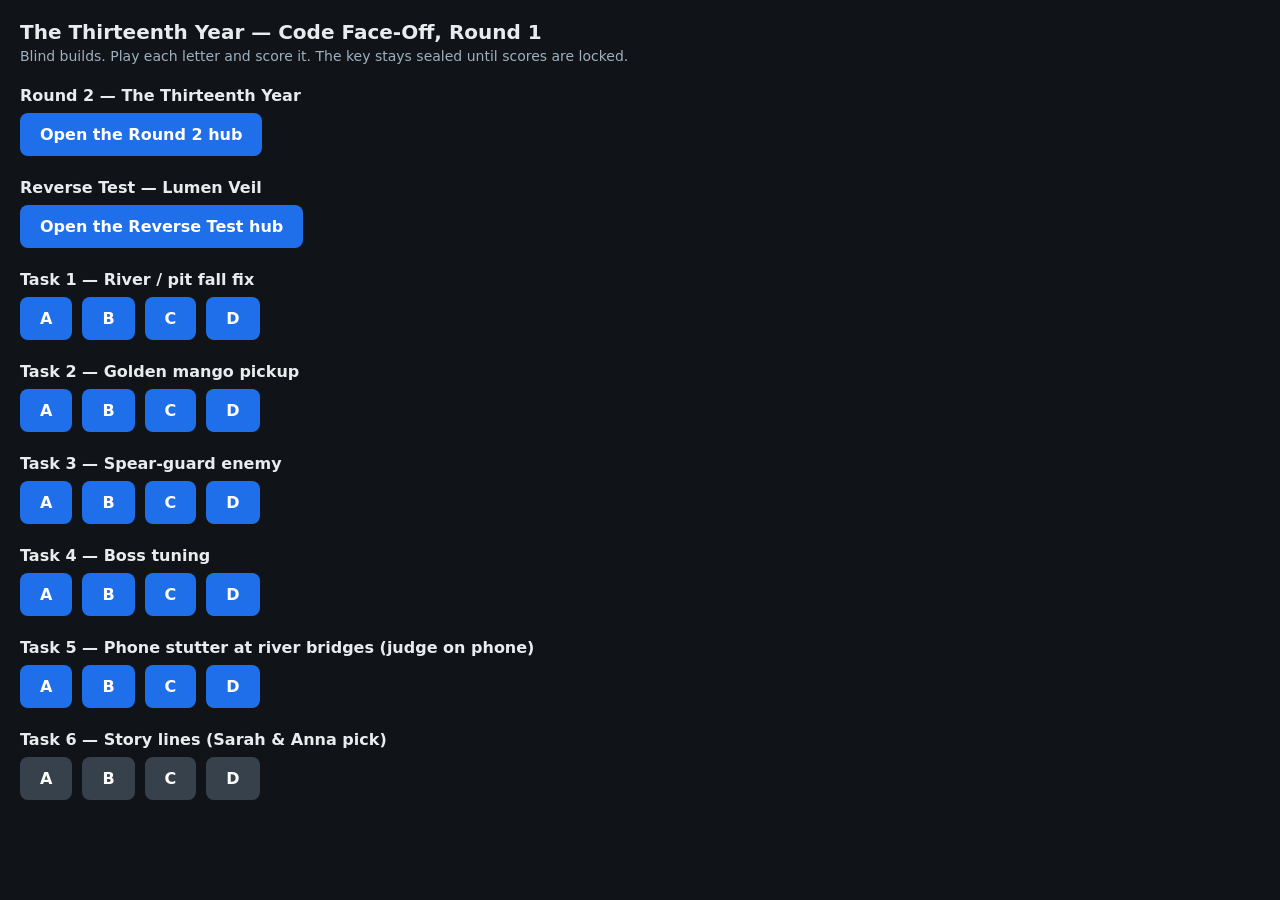
<file: index.html>
<!DOCTYPE html>
<html lang="en">
<head>
<meta charset="utf-8">
<meta name="viewport" content="width=device-width, initial-scale=1">
<title>The Thirteenth Year — Code Face-Off Round 1</title>
<style>
  body { font-family: system-ui, sans-serif; background: #101418; color: #e8ecef; margin: 0; padding: 20px; }
  h1 { font-size: 20px; margin: 0 0 4px; }
  p.sub { color: #9fb0bd; margin: 0 0 20px; font-size: 14px; }
  h2 { font-size: 16px; margin: 22px 0 8px; }
  .row { display: flex; gap: 10px; flex-wrap: wrap; }
  a.btn { display: inline-block; padding: 12px 20px; background: #1f6feb; color: #fff; text-decoration: none; border-radius: 8px; font-size: 16px; font-weight: 600; }
  a.btn:active { background: #1858c4; }
  a.story { background: #37414c; }
</style>
</head>
<body>
<h1>The Thirteenth Year — Code Face-Off, Round 1</h1>
<p class="sub">Blind builds. Play each letter and score it. The key stays sealed until scores are locked.</p>

<h2>Round 2 — The Thirteenth Year</h2>
<div class="row">
  <a class="btn" href="round2/">Open the Round 2 hub</a>
</div>

<h2>Reverse Test — Lumen Veil</h2>
<div class="row">
  <a class="btn" href="reverse/">Open the Reverse Test hub</a>
</div>

<h2>Task 1 — River / pit fall fix</h2>
<div class="row">
  <a class="btn" href="task-1/A/">A</a>
  <a class="btn" href="task-1/B/">B</a>
  <a class="btn" href="task-1/C/">C</a>
  <a class="btn" href="task-1/D/">D</a>
</div>

<h2>Task 2 — Golden mango pickup</h2>
<div class="row">
  <a class="btn" href="task-2/A/">A</a>
  <a class="btn" href="task-2/B/">B</a>
  <a class="btn" href="task-2/C/">C</a>
  <a class="btn" href="task-2/D/">D</a>
</div>

<h2>Task 3 — Spear-guard enemy</h2>
<div class="row">
  <a class="btn" href="task-3/A/">A</a>
  <a class="btn" href="task-3/B/">B</a>
  <a class="btn" href="task-3/C/">C</a>
  <a class="btn" href="task-3/D/">D</a>
</div>

<h2>Task 4 — Boss tuning</h2>
<div class="row">
  <a class="btn" href="task-4/A/">A</a>
  <a class="btn" href="task-4/B/">B</a>
  <a class="btn" href="task-4/C/">C</a>
  <a class="btn" href="task-4/D/">D</a>
</div>

<h2>Task 5 — Phone stutter at river bridges (judge on phone)</h2>
<div class="row">
  <a class="btn" href="task-5/A/">A</a>
  <a class="btn" href="task-5/B/">B</a>
  <a class="btn" href="task-5/C/">C</a>
  <a class="btn" href="task-5/D/">D</a>
</div>

<h2>Task 6 — Story lines (Sarah &amp; Anna pick)</h2>
<div class="row">
  <a class="btn story" href="task-6/A/story.txt">A</a>
  <a class="btn story" href="task-6/B/story.txt">B</a>
  <a class="btn story" href="task-6/C/story.txt">C</a>
  <a class="btn story" href="task-6/D/story.txt">D</a>
</div>

</body>
</html>
</file>
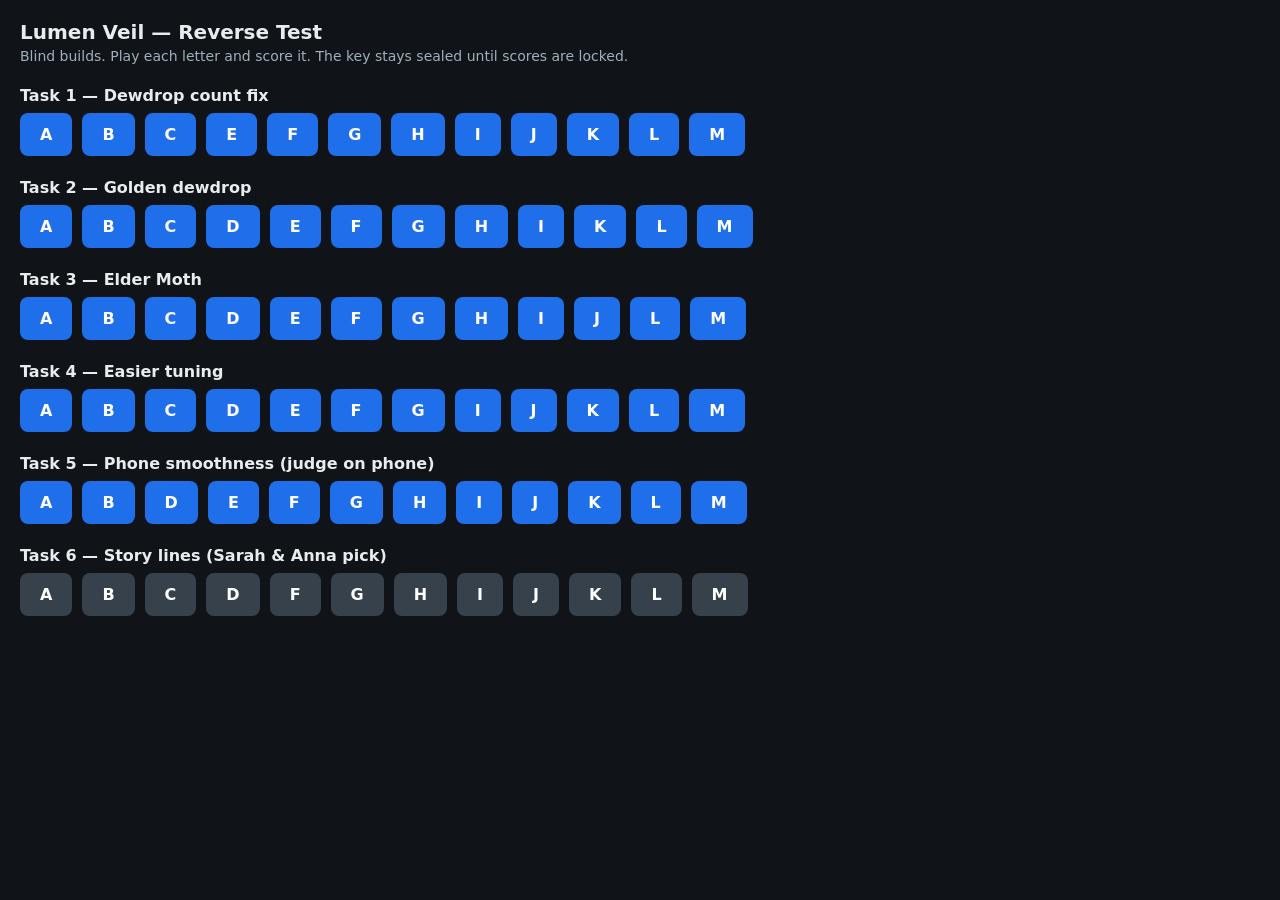
<file: reverse/index.html>
<!DOCTYPE html>
<html lang="en">
<head>
<meta charset="utf-8">
<meta name="viewport" content="width=device-width, initial-scale=1">
<title>Lumen Veil — Reverse Test</title>
<style>
  body { font-family: system-ui, sans-serif; background: #101418; color: #e8ecef; margin: 0; padding: 20px; }
  h1 { font-size: 20px; margin: 0 0 4px; }
  p.sub { color: #9fb0bd; margin: 0 0 20px; font-size: 14px; }
  h2 { font-size: 16px; margin: 22px 0 8px; }
  .row { display: flex; gap: 10px; flex-wrap: wrap; }
  a.btn { display: inline-block; padding: 12px 20px; background: #1f6feb; color: #fff; text-decoration: none; border-radius: 8px; font-size: 16px; font-weight: 600; }
  a.btn:active { background: #1858c4; }
  a.story { background: #37414c; }
</style>
</head>
<body>
<h1>Lumen Veil — Reverse Test</h1>
<p class="sub">Blind builds. Play each letter and score it. The key stays sealed until scores are locked.</p>

<h2>Task 1 — Dewdrop count fix</h2>
<div class="row">
  <a class="btn" href="task-1/A/">A</a>
  <a class="btn" href="task-1/B/">B</a>
  <a class="btn" href="task-1/C/">C</a>
  <a class="btn" href="task-1/E/">E</a>
  <a class="btn" href="task-1/F/">F</a>
  <a class="btn" href="task-1/G/">G</a>
  <a class="btn" href="task-1/H/">H</a>
  <a class="btn" href="task-1/I/">I</a>
  <a class="btn" href="task-1/J/">J</a>
  <a class="btn" href="task-1/K/">K</a>
  <a class="btn" href="task-1/L/">L</a>
  <a class="btn" href="task-1/M/">M</a>
</div>

<h2>Task 2 — Golden dewdrop</h2>
<div class="row">
  <a class="btn" href="task-2/A/">A</a>
  <a class="btn" href="task-2/B/">B</a>
  <a class="btn" href="task-2/C/">C</a>
  <a class="btn" href="task-2/D/">D</a>
  <a class="btn" href="task-2/E/">E</a>
  <a class="btn" href="task-2/F/">F</a>
  <a class="btn" href="task-2/G/">G</a>
  <a class="btn" href="task-2/H/">H</a>
  <a class="btn" href="task-2/I/">I</a>
  <a class="btn" href="task-2/K/">K</a>
  <a class="btn" href="task-2/L/">L</a>
  <a class="btn" href="task-2/M/">M</a>
</div>

<h2>Task 3 — Elder Moth</h2>
<div class="row">
  <a class="btn" href="task-3/A/">A</a>
  <a class="btn" href="task-3/B/">B</a>
  <a class="btn" href="task-3/C/">C</a>
  <a class="btn" href="task-3/D/">D</a>
  <a class="btn" href="task-3/E/">E</a>
  <a class="btn" href="task-3/F/">F</a>
  <a class="btn" href="task-3/G/">G</a>
  <a class="btn" href="task-3/H/">H</a>
  <a class="btn" href="task-3/I/">I</a>
  <a class="btn" href="task-3/J/">J</a>
  <a class="btn" href="task-3/L/">L</a>
  <a class="btn" href="task-3/M/">M</a>
</div>

<h2>Task 4 — Easier tuning</h2>
<div class="row">
  <a class="btn" href="task-4/A/">A</a>
  <a class="btn" href="task-4/B/">B</a>
  <a class="btn" href="task-4/C/">C</a>
  <a class="btn" href="task-4/D/">D</a>
  <a class="btn" href="task-4/E/">E</a>
  <a class="btn" href="task-4/F/">F</a>
  <a class="btn" href="task-4/G/">G</a>
  <a class="btn" href="task-4/I/">I</a>
  <a class="btn" href="task-4/J/">J</a>
  <a class="btn" href="task-4/K/">K</a>
  <a class="btn" href="task-4/L/">L</a>
  <a class="btn" href="task-4/M/">M</a>
</div>

<h2>Task 5 — Phone smoothness (judge on phone)</h2>
<div class="row">
  <a class="btn" href="task-5/A/">A</a>
  <a class="btn" href="task-5/B/">B</a>
  <a class="btn" href="task-5/D/">D</a>
  <a class="btn" href="task-5/E/">E</a>
  <a class="btn" href="task-5/F/">F</a>
  <a class="btn" href="task-5/G/">G</a>
  <a class="btn" href="task-5/H/">H</a>
  <a class="btn" href="task-5/I/">I</a>
  <a class="btn" href="task-5/J/">J</a>
  <a class="btn" href="task-5/K/">K</a>
  <a class="btn" href="task-5/L/">L</a>
  <a class="btn" href="task-5/M/">M</a>
</div>

<h2>Task 6 — Story lines (Sarah &amp; Anna pick)</h2>
<div class="row">
  <a class="btn story" href="task-6/A/story.txt">A</a>
  <a class="btn story" href="task-6/B/story.txt">B</a>
  <a class="btn story" href="task-6/C/story.txt">C</a>
  <a class="btn story" href="task-6/D/story.txt">D</a>
  <a class="btn story" href="task-6/F/story.txt">F</a>
  <a class="btn story" href="task-6/G/story.txt">G</a>
  <a class="btn story" href="task-6/H/story.txt">H</a>
  <a class="btn story" href="task-6/I/story.txt">I</a>
  <a class="btn story" href="task-6/J/story.txt">J</a>
  <a class="btn story" href="task-6/K/story.txt">K</a>
  <a class="btn story" href="task-6/L/story.txt">L</a>
  <a class="btn story" href="task-6/M/story.txt">M</a>
</div>

</body>
</html>
</file>
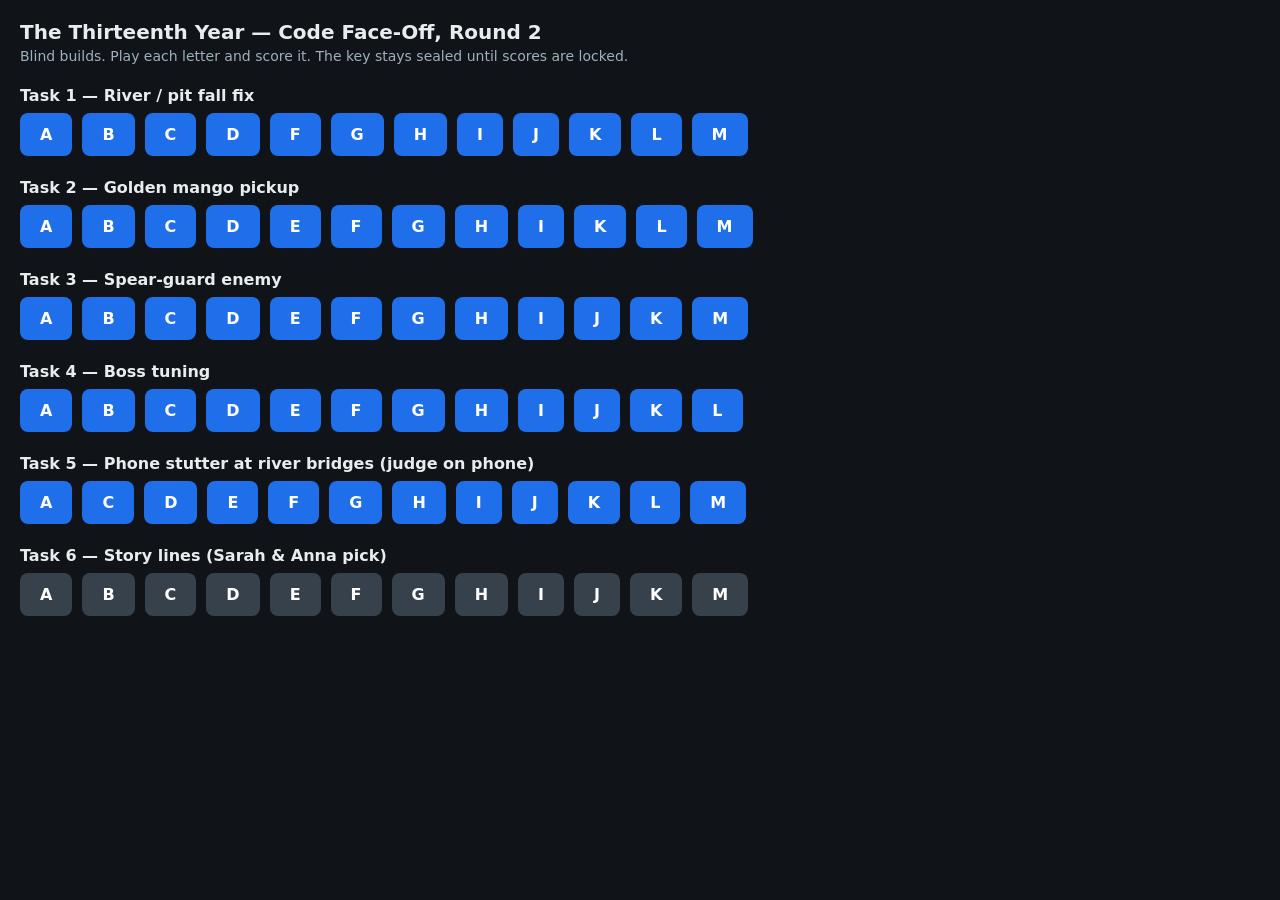
<file: round2/index.html>
<!DOCTYPE html>
<html lang="en">
<head>
<meta charset="utf-8">
<meta name="viewport" content="width=device-width, initial-scale=1">
<title>The Thirteenth Year — Code Face-Off, Round 2</title>
<style>
  body { font-family: system-ui, sans-serif; background: #101418; color: #e8ecef; margin: 0; padding: 20px; }
  h1 { font-size: 20px; margin: 0 0 4px; }
  p.sub { color: #9fb0bd; margin: 0 0 20px; font-size: 14px; }
  h2 { font-size: 16px; margin: 22px 0 8px; }
  .row { display: flex; gap: 10px; flex-wrap: wrap; }
  a.btn { display: inline-block; padding: 12px 20px; background: #1f6feb; color: #fff; text-decoration: none; border-radius: 8px; font-size: 16px; font-weight: 600; }
  a.btn:active { background: #1858c4; }
  a.story { background: #37414c; }
</style>
</head>
<body>
<h1>The Thirteenth Year — Code Face-Off, Round 2</h1>
<p class="sub">Blind builds. Play each letter and score it. The key stays sealed until scores are locked.</p>

<h2>Task 1 — River / pit fall fix</h2>
<div class="row">
  <a class="btn" href="task-1/A/">A</a>
  <a class="btn" href="task-1/B/">B</a>
  <a class="btn" href="task-1/C/">C</a>
  <a class="btn" href="task-1/D/">D</a>
  <a class="btn" href="task-1/F/">F</a>
  <a class="btn" href="task-1/G/">G</a>
  <a class="btn" href="task-1/H/">H</a>
  <a class="btn" href="task-1/I/">I</a>
  <a class="btn" href="task-1/J/">J</a>
  <a class="btn" href="task-1/K/">K</a>
  <a class="btn" href="task-1/L/">L</a>
  <a class="btn" href="task-1/M/">M</a>
</div>

<h2>Task 2 — Golden mango pickup</h2>
<div class="row">
  <a class="btn" href="task-2/A/">A</a>
  <a class="btn" href="task-2/B/">B</a>
  <a class="btn" href="task-2/C/">C</a>
  <a class="btn" href="task-2/D/">D</a>
  <a class="btn" href="task-2/E/">E</a>
  <a class="btn" href="task-2/F/">F</a>
  <a class="btn" href="task-2/G/">G</a>
  <a class="btn" href="task-2/H/">H</a>
  <a class="btn" href="task-2/I/">I</a>
  <a class="btn" href="task-2/K/">K</a>
  <a class="btn" href="task-2/L/">L</a>
  <a class="btn" href="task-2/M/">M</a>
</div>

<h2>Task 3 — Spear-guard enemy</h2>
<div class="row">
  <a class="btn" href="task-3/A/">A</a>
  <a class="btn" href="task-3/B/">B</a>
  <a class="btn" href="task-3/C/">C</a>
  <a class="btn" href="task-3/D/">D</a>
  <a class="btn" href="task-3/E/">E</a>
  <a class="btn" href="task-3/F/">F</a>
  <a class="btn" href="task-3/G/">G</a>
  <a class="btn" href="task-3/H/">H</a>
  <a class="btn" href="task-3/I/">I</a>
  <a class="btn" href="task-3/J/">J</a>
  <a class="btn" href="task-3/K/">K</a>
  <a class="btn" href="task-3/M/">M</a>
</div>

<h2>Task 4 — Boss tuning</h2>
<div class="row">
  <a class="btn" href="task-4/A/">A</a>
  <a class="btn" href="task-4/B/">B</a>
  <a class="btn" href="task-4/C/">C</a>
  <a class="btn" href="task-4/D/">D</a>
  <a class="btn" href="task-4/E/">E</a>
  <a class="btn" href="task-4/F/">F</a>
  <a class="btn" href="task-4/G/">G</a>
  <a class="btn" href="task-4/H/">H</a>
  <a class="btn" href="task-4/I/">I</a>
  <a class="btn" href="task-4/J/">J</a>
  <a class="btn" href="task-4/K/">K</a>
  <a class="btn" href="task-4/L/">L</a>
</div>

<h2>Task 5 — Phone stutter at river bridges (judge on phone)</h2>
<div class="row">
  <a class="btn" href="task-5/A/">A</a>
  <a class="btn" href="task-5/C/">C</a>
  <a class="btn" href="task-5/D/">D</a>
  <a class="btn" href="task-5/E/">E</a>
  <a class="btn" href="task-5/F/">F</a>
  <a class="btn" href="task-5/G/">G</a>
  <a class="btn" href="task-5/H/">H</a>
  <a class="btn" href="task-5/I/">I</a>
  <a class="btn" href="task-5/J/">J</a>
  <a class="btn" href="task-5/K/">K</a>
  <a class="btn" href="task-5/L/">L</a>
  <a class="btn" href="task-5/M/">M</a>
</div>

<h2>Task 6 — Story lines (Sarah &amp; Anna pick)</h2>
<div class="row">
  <a class="btn story" href="task-6/A/story.txt">A</a>
  <a class="btn story" href="task-6/B/story.txt">B</a>
  <a class="btn story" href="task-6/C/story.txt">C</a>
  <a class="btn story" href="task-6/D/story.txt">D</a>
  <a class="btn story" href="task-6/E/story.txt">E</a>
  <a class="btn story" href="task-6/F/story.txt">F</a>
  <a class="btn story" href="task-6/G/story.txt">G</a>
  <a class="btn story" href="task-6/H/story.txt">H</a>
  <a class="btn story" href="task-6/I/story.txt">I</a>
  <a class="btn story" href="task-6/J/story.txt">J</a>
  <a class="btn story" href="task-6/K/story.txt">K</a>
  <a class="btn story" href="task-6/M/story.txt">M</a>
</div>

</body>
</html>
</file>
